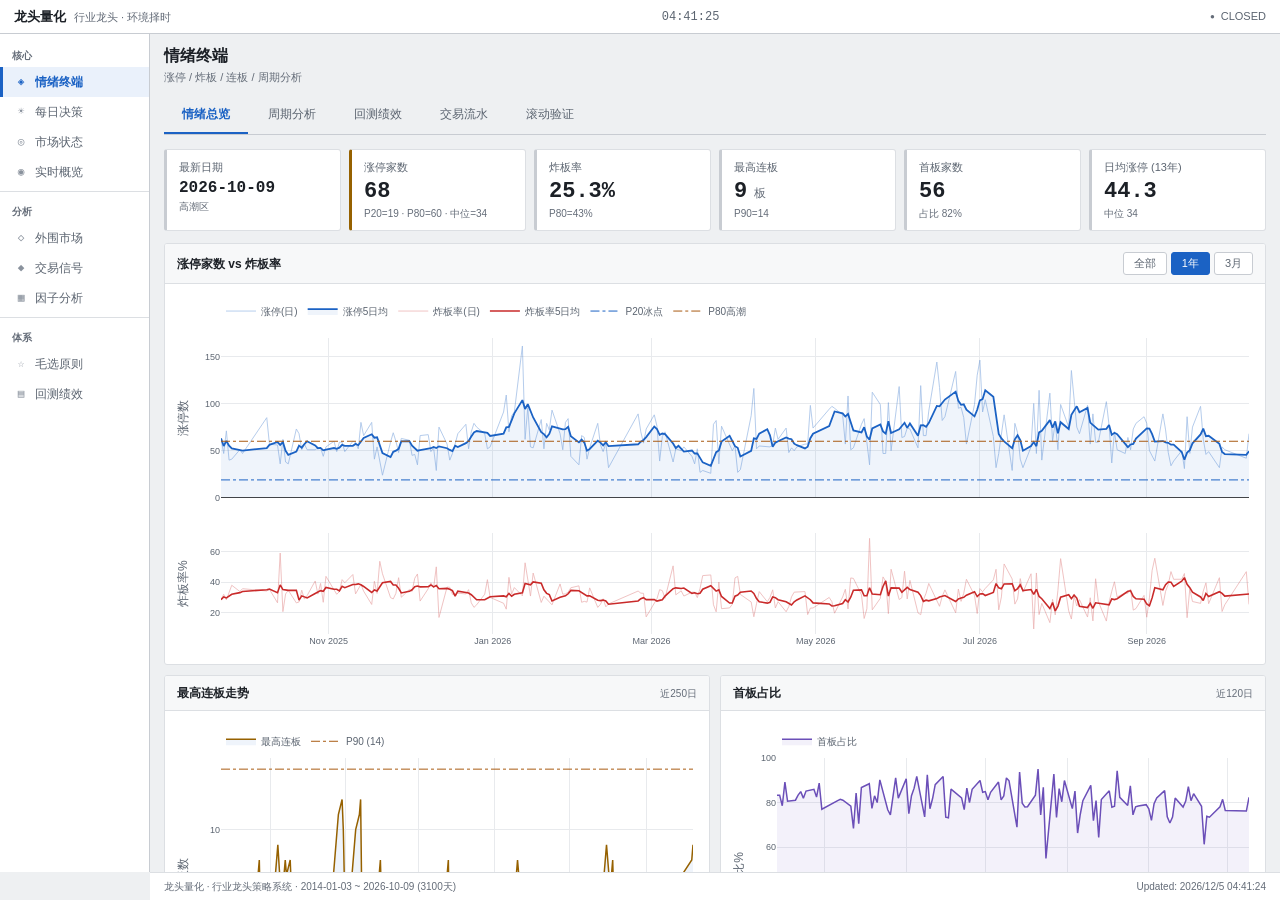
<file: web/index.html>
<!DOCTYPE html>
<html lang="zh-CN">
<head>
<meta charset="UTF-8">
<meta name="viewport" content="width=device-width, initial-scale=1.0">
<title>情绪终端 · Sentiment Terminal</title>
<script src="vendor/plotly-cartesian-2.35.2.min.js"></script>
<link rel="stylesheet" href="css/shared.css">
</head>
<body>

<main id="main">
  <div class="page-header">
    <div>
      <div class="page-title">情绪终端</div>
      <div class="page-subtitle">涨停 / 炸板 / 连板 / 周期分析</div>
    </div>
  </div>

  <nav class="tab-nav">
    <button class="tab-btn active" data-tab="overview">情绪总览</button>
    <button class="tab-btn" data-tab="cycle">周期分析</button>
    <button class="tab-btn" data-tab="backtest">回测绩效</button>
    <button class="tab-btn" data-tab="trades">交易流水</button>
    <button class="tab-btn" data-tab="walkforward">滚动验证</button>
  </nav>

  <section id="tab-overview" class="tab-content active">
    <div class="kpi-row" id="kpi-row"><div class="loading">加载中</div></div>
    <div class="chart-grid">
      <div class="chart-card span-2">
        <div class="card-header">
          <h3>涨停家数 vs 炸板率</h3>
          <div class="card-actions">
            <button class="range-btn" data-range="all">全部</button>
            <button class="range-btn active" data-range="1y">1年</button>
            <button class="range-btn" data-range="3m">3月</button>
          </div>
        </div>
        <div id="chart-zt-zhaban" class="chart-body tall"></div>
      </div>
      <div class="chart-card">
        <div class="card-header"><h3>最高连板走势</h3><span class="card-hint">近250日</span></div>
        <div id="chart-lianban-height" class="chart-body"></div>
      </div>
      <div class="chart-card">
        <div class="card-header"><h3>首板占比</h3><span class="card-hint">近120日</span></div>
        <div id="chart-shouban" class="chart-body"></div>
      </div>
      <div class="chart-card span-2">
        <div class="card-header"><h3>连板梯队结构</h3><span class="card-hint">近60日</span></div>
        <div id="chart-lianban" class="chart-body"></div>
      </div>
      <div class="chart-card span-2">
        <div class="card-header"><h3>月度情绪热力图</h3><span class="card-hint">日均涨停家数</span></div>
        <div id="chart-monthly-heat" class="chart-body"></div>
      </div>
    </div>
  </section>

  <section id="tab-cycle" class="tab-content">
    <div class="kpi-row" id="cycle-kpi"></div>
    <div class="chart-grid">
      <div class="chart-card span-2">
        <div class="card-header"><h3>冰点 / 高潮标记</h3><span class="card-hint">蓝=冰点 · 红=高潮</span></div>
        <div id="chart-bing-gao" class="chart-body tall"></div>
      </div>
      <div class="chart-card">
        <div class="card-header"><h3>年度情绪对比</h3></div>
        <div id="chart-yearly" class="chart-body"></div>
      </div>
      <div class="chart-card">
        <div class="card-header"><h3>冰点反转统计</h3></div>
        <div id="reversal-stats" class="stats-body"></div>
      </div>
      <div class="chart-card span-2">
        <div class="card-header"><h3>连板梯队 (近60日)</h3></div>
        <div id="chart-echelon" class="chart-body"></div>
      </div>
    </div>
  </section>

  <section id="tab-backtest" class="tab-content">
    <div class="kpi-row" id="bt-kpi"></div>
    <div class="chart-grid">
      <div class="chart-card span-2">
        <div class="card-header"><h3>净值曲线</h3></div>
        <div id="chart-equity" class="chart-body tall"></div>
      </div>
      <div class="chart-card">
        <div class="card-header"><h3>回撤曲线</h3></div>
        <div id="chart-drawdown" class="chart-body"></div>
      </div>
      <div class="chart-card span-2">
        <div class="card-header"><h3>市场状态时间线</h3></div>
        <div id="chart-regime" class="chart-body short"></div>
      </div>
    </div>
  </section>

  <section id="tab-trades" class="tab-content">
    <div class="table-controls">
      <input type="text" id="trade-search" placeholder="搜索代码 / 信号 / 原因..." class="search-input">
      <button class="range-btn active" data-sort="date">按日期</button>
      <button class="range-btn" data-sort="pnl">按盈亏</button>
    </div>
    <div class="table-wrap"><table id="trade-table"><thead><tr id="trade-header"></tr></thead><tbody id="trade-body"></tbody></table></div>
  </section>

  <section id="tab-walkforward" class="tab-content">
    <div class="chart-card span-2">
      <div class="card-header"><h3>Walk-Forward 滚动验证</h3><span class="card-hint">分段样本外检验</span></div>
      <div id="chart-wf" class="chart-body tall"></div>
    </div>
    <div id="wf-table-wrap" class="table-wrap"></div>
  </section>
</main>

<script src="js/shared.js"></script>
<script src="js/charts.js"></script>
<script src="js/app.js"></script>
<script>
renderLayout('sentiment');

// 页签点击: 切类名 + 写回 hash, 保证刷新后停在同一页
document.querySelectorAll('.tab-btn[data-tab]').forEach(btn => {
  btn.addEventListener('click', () => {
    const name = btn.dataset.tab;
    location.hash = `tab-${name}`;
    App.switchTab(name);
  });
});
</script>
</body>
</html>
</file>
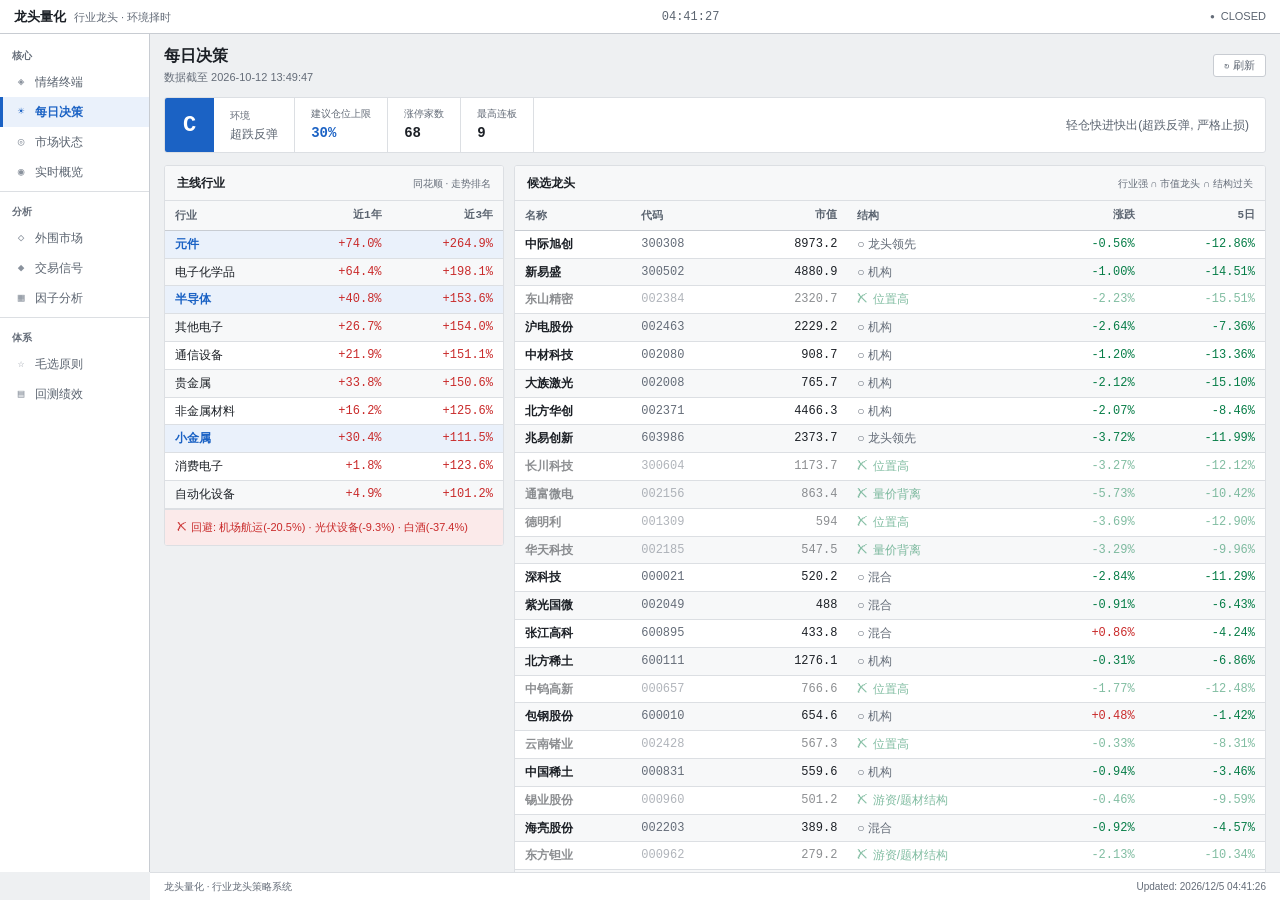
<file: web/daily.html>
<!DOCTYPE html>
<html lang="zh-CN">
<head>
<meta charset="UTF-8">
<meta name="viewport" content="width=device-width, initial-scale=1.0">
<title>每日决策 · 龙头量化</title>
<link rel="stylesheet" href="css/shared.css">
<style>
  /* === 顶部决策条(紧凑单行) === */
  .envbar {
    display: flex; align-items: stretch; gap: 0;
    background: var(--panel); border: 1px solid var(--border);
    border-radius: 3px; margin-bottom: 12px; overflow: hidden;
  }
  .envbar .tag {
    font-family: var(--mono); font-weight: 700; font-size: 22px;
    padding: 10px 18px; display: flex; align-items: center;
    color: #fff;
  }
  .envbar.A .tag { background: var(--up); }
  .envbar.B .tag { background: var(--warn); }
  .envbar.C .tag { background: var(--accent); }
  .envbar.D .tag { background: var(--down); }
  .envbar .seg {
    padding: 8px 16px; border-right: 1px solid var(--border);
    display: flex; flex-direction: column; justify-content: center;
  }
  .envbar .seg:last-child { border-right: none; }
  .envbar .seg .k { font-size: 10px; color: var(--text-3); margin-bottom: 2px; }
  .envbar .seg .v {
    font-size: 14px; font-weight: 600; color: var(--text);
    font-family: var(--mono); white-space: nowrap;
  }
  .envbar .seg .v.sub { font-size: 12px; font-weight: 400; color: var(--text-2); font-family: var(--font); }
  .envbar .grow { flex: 1; }
  .envbar .seg.act { justify-content: center; }
  .envbar .act-txt { font-size: 12px; color: var(--text-2); }

  /* === 两栏: 主线行业 / 候选龙头 === */
  .two-col {
    display: grid; grid-template-columns: 340px minmax(0, 1fr);
    gap: 10px; margin-bottom: 12px; align-items: start;
  }
  @media (max-width: 1100px) { .two-col { grid-template-columns: minmax(0, 1fr); } }

  .lead-cell {
    font-size: 11px; color: var(--text-3);
    max-width: 220px; overflow: hidden;
    text-overflow: ellipsis; white-space: nowrap;
  }
  .lead-cell.blocked { color: var(--down); }
  .foot-note {
    margin-top: 14px; padding-top: 12px;
    border-top: 1px solid var(--border);
    font-size: 11px; color: var(--text-3); line-height: 1.7;
  }
</style>
</head>
<body>

<main id="main">
  <div class="page-header">
    <div>
      <div class="page-title">每日决策</div>
      <div class="page-subtitle" id="snap">加载中...</div>
    </div>
    <button class="range-btn" onclick="location.reload()">↻ 刷新</button>
  </div>

  <div id="daily-container"><div class="loading">加载中</div></div>
</main>

<script src="js/shared.js"></script>
<script>
renderLayout('daily');

const chg = (v) => chgHtml(v);
const pct = (v) => chgHtml(v, 1);
// 与后端 user_view._classify 一致(先判否定词, 避免 '不看好' 含子串 '看好')
const clsfy = (view) => {
  const v = view || '';
  if (v.includes('不看好') || v.includes('回避') || v.includes('看空') || v.includes('谨慎')) return 'bear';
  if (v.includes('看好') || v.includes('看多')) return 'bull';
  return 'neutral';
};

(async () => {
  const d = await DataLoader.load('daily');
  if (!d) { showError('决策数据加载失败，请先运行: python main.py gen-webdata'); return; }
  document.getElementById('snap').textContent = `数据截至 ${d.snapshot_time}`;
  const st = d.stats || {};

  // === 顶部决策条: 环境 + 仓位 + 温度 (一行, 不重复) ===
  const confirmed = d.confirmed;
  const envNote = d.env === 'A'
    ? (confirmed ? '已确认' : '确认中(未满3天)') : '';
  let html = `
  <div class="envbar ${d.env}">
    <div class="tag">${d.env}</div>
    <div class="seg"><div class="k">环境</div>
      <div class="v sub">${d.env_desc.split(':')[0]}${envNote ? ' · ' + envNote : ''}</div></div>
    <div class="seg"><div class="k">建议仓位上限</div>
      <div class="v" style="color:${d.exposure_pct > 0 ? 'var(--accent)' : 'var(--text-3)'}">${d.exposure_pct}%</div></div>
    <div class="seg"><div class="k">涨停家数</div><div class="v">${st.zt_today ?? '--'}</div></div>
    <div class="seg"><div class="k">最高连板</div><div class="v">${st.max_lb ?? '--'}</div></div>
    <div class="grow"></div>
    <div class="seg act"><div class="act-txt">${d.action || ''}</div></div>
  </div>`;

  // === 两栏 ===
  html += `<div class="two-col">`;

  // 左: 主线行业(紧凑表)
  html += `<div class="chart-card">
    <div class="card-header"><h3>主线行业</h3><span class="card-hint">同花顺 · 走势排名</span></div>
    <table class="dense"><thead><tr><th>行业</th>
      <th class="num">近1年</th><th class="num">近3年</th></tr></thead><tbody>`;
  (d.industry_rank || []).slice(0, 10).forEach(r => {
    const hl = d.industries && d.industries.includes(r['行业']);
    html += `<tr class="${hl ? 'hl' : ''}"><td class="${hl ? 'lead' : ''}">${r['行业']}</td>
      <td class="num">${pct(r['近1年%'])}</td><td class="num">${pct(r['近3年%'])}</td></tr>`;
  });
  html += `</tbody></table>`;
  const wk = d.industry_weakest || [];
  if (wk.length)
    html += `<div class="note warn">✗ 回避: ${wk.map(r => `${r['行业']}(${r['近1年%']}%)`).join(' · ')}</div>`;
  html += `</div>`;

  // 右: 候选龙头(带结构关)
  html += `<div class="chart-card">
    <div class="card-header"><h3>候选龙头</h3>
      <span class="card-hint">行业强 ∩ 市值龙头 ∩ 结构过关</span></div>
    <table class="dense"><thead><tr><th>名称</th><th>代码</th>
      <th class="num">市值</th><th>结构</th><th class="num">涨跌</th><th class="num">5日</th></tr></thead><tbody>`;
  (d.leaders || []).forEach(l => {
    const v = l.veto;
    const lead = (v ? (l.veto_reason || '否决') : (l.structure || '—'))
      .split(';')[0].split('(')[0].trim();
    html += `<tr class="${v ? 'veto-row' : ''}">
      <td style="font-weight:600">${l.name}</td>
      <td style="font-family:var(--mono);color:var(--text-3)">${l.code}</td>
      <td class="num">${l.mktcap_yi ?? '--'}</td>
      <td class="lead-cell ${v ? 'blocked' : ''}" title="${v ? (l.veto_reason || '') : (l.structure || '')}">${v ? '✗ ' : '○ '}${lead}</td>
      <td class="num">${chg(l.chg_pct)}</td>
      <td class="num">${chg(l.chg5_pct)}</td></tr>`;
  });
  html += `</tbody></table></div></div>`;

  // === 我的观点(人出方向) × 系统把关 ===
  const mv = d.my_view || [];
  if (mv.length) {
    const vi = d.view_industries || [];
    const bull = mv.filter(x => (x.kind || clsfy(x.view)) === 'bull').map(x => x.industry);
    html += `<div class="chart-card" style="margin-bottom:12px">
      <div class="card-header"><h3>我的观点</h3>
        <span class="card-hint">方向由你定 · 系统只把关「不接盘 / 不接刀」</span></div>
      <div style="padding:12px 14px">
        <table class="dense"><thead><tr><th>行业</th><th>观点</th><th>逻辑</th></tr></thead><tbody>`;
    mv.forEach(x => {
      const kind = x.kind || clsfy(x.view);   // 优先用后端判定, 避免前后端分叉
      const col = kind === 'bull' ? 'var(--up)'
        : (kind === 'bear' ? 'var(--down)' : 'var(--text-2)');
      html += `<tr><td>${x.industry}</td>
        <td style="color:${col};font-weight:600">${x.view || '—'}</td>
        <td style="color:var(--text-3)">${x.note || '—'}</td></tr>`;
    });
    html += `</tbody></table>`;
    if (vi.length) {
      html += `<div class="callout">你「看好」的 ${bull.length} 个行业中, ${vi.join('、')} 通过了系统位置关 → 可执行(已并入上方候选龙头)</div>`;
    } else if (bull.length) {
      html += `<div class="callout wait">你「看好」的 ${bull.join('、')} 当前未过系统关(位置过高/深跌/无前景)→ 按守则等待, 不强行介入</div>`;
    }
    html += `</div></div>`;
  }

  // === 模拟持仓 + 交易记录 ===
  const pf = d.portfolio;
  if (pf) {
    html += `<div class="chart-card" style="margin-bottom:14px">
      <div class="card-header"><h3>策略模拟持仓</h3>
        <span class="card-hint">截至 ${pf.as_of} · 全期${pf.total_ret_pct > 0 ? '+' : ''}${pf.total_ret_pct}% / 回撤${pf.max_dd_pct}% · ${pf.n_trades}笔</span></div>`;
    if (pf.n_holdings === 0) {
      html += `<div style="padding:20px;color:var(--text-2);font-size:12px">
        当前空仓 —— 等待 A 环境确认(主线需连续3天凝聚, 守则第一章)</div>`;
    } else {
      html += `<table class="dense"><thead><tr><th>代码</th><th>名称</th><th>买入日</th>
        <th class="num">买入</th><th class="num">现价</th><th class="num">浮盈</th><th class="num">权重</th></tr></thead><tbody>`;
      pf.holdings.forEach(h => {
        html += `<tr><td style="font-family:var(--font-mono)">${h.code}</td><td>${h.name}</td>
          <td style="font-family:var(--mono);color:var(--text-3)">${h.entry_date}</td>
          <td class="num">${h.entry_px}</td><td class="num">${h.last_px}</td>
          <td class="num">${chg(h.pnl_pct)}</td><td class="num">${h.weight_pct}%</td></tr>`;
      });
      html += `</tbody></table>`;
    }
    html += `</div>`;

    if ((pf.trades || []).length) {
      html += `<div class="chart-card">
        <div class="card-header"><h3>策略交易记录</h3>
          <span class="card-hint">共 ${pf.n_trades} 笔 · 最近 ${Math.min(20, pf.trades.length)} 笔</span></div>
        <table class="dense"><thead><tr><th>代码</th><th>名称</th><th>买入日</th><th>卖出日</th>
          <th class="num">买入</th><th class="num">卖出</th><th class="num">盈亏</th><th>原因</th></tr></thead><tbody>`;
        pf.trades.slice(0, 20).forEach(t => {
          html += `<tr><td style="font-family:var(--font-mono)">${t.code}</td><td>${t.name}</td>
            <td style="font-family:var(--mono);color:var(--text-3)">${t.entry_date}</td>
            <td style="font-family:var(--mono);color:var(--text-3)">${t.exit_date}</td>
            <td class="num">${t.entry_px}</td><td class="num">${t.exit_px}</td>
            <td class="num">${chg(t.pnl_pct)}</td>
            <td style="font-size:11px;color:var(--text-3)">${t.reason}</td></tr>`;
        });
        html += `</tbody></table></div>`;
    }
  }

  html += `<div class="foot-note">
    决策链: 环境(A才做) → 行业走势强 → 市值龙头 → 结构关(力量/位置/博弈/节奏)。<br>
    标的仅供研究，不构成投资建议。</div>`;

  document.getElementById('daily-container').innerHTML = html;
})();
</script>
</body>
</html>
</file>
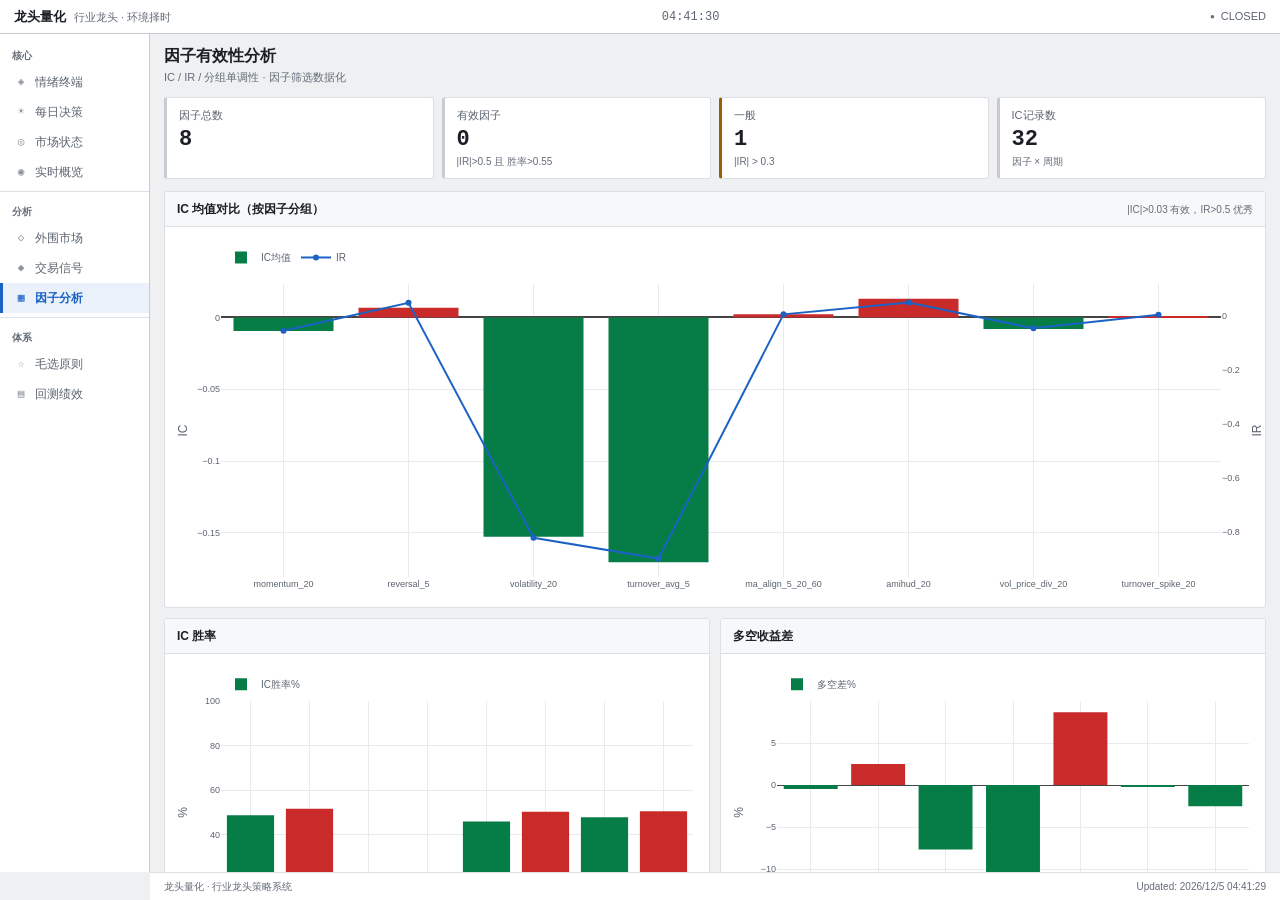
<file: web/factors.html>
<!DOCTYPE html>
<html lang="zh-CN">
<head>
<meta charset="UTF-8">
<meta name="viewport" content="width=device-width, initial-scale=1.0">
<title>因子分析 · Factor Analysis</title>
<script src="vendor/plotly-cartesian-2.35.2.min.js"></script>
<link rel="stylesheet" href="css/shared.css">
</head>
<body>

<main id="main">
  <div class="page-header">
    <div>
      <div class="page-title">因子有效性分析</div>
      <div class="page-subtitle">IC / IR / 分组单调性 · 因子筛选数据化</div>
    </div>
  </div>

  <div class="kpi-row" id="factor-kpi">
    <div class="loading">加载中</div>
  </div>

  <div class="chart-grid">
    <div class="chart-card span-2">
      <div class="card-header">
        <h3>IC 均值对比（按因子分组）</h3>
        <span class="card-hint">|IC|>0.03 有效，IR>0.5 优秀</span>
      </div>
      <div id="chart-ic-compare" class="chart-body tall"></div>
    </div>

    <div class="chart-card">
      <div class="card-header"><h3>IC 胜率</h3></div>
      <div id="chart-ic-winrate" class="chart-body"></div>
    </div>

    <div class="chart-card">
      <div class="card-header"><h3>多空收益差</h3></div>
      <div id="chart-long-short" class="chart-body"></div>
    </div>

    <div class="chart-card span-2">
      <div class="card-header"><h3>IC 详细数据</h3></div>
      <div id="ic-table-wrap" class="table-wrap"></div>
    </div>

    <div class="chart-card span-2">
      <div class="card-header"><h3>分组收益对比</h3></div>
      <div id="quantile-table-wrap" class="table-wrap"></div>
    </div>
  </div>
</main>

<script src="js/shared.js"></script>
<script>
renderLayout('factors');

(async () => {
  const data = await DataLoader.load('factors');
  if (!data) { showError('因子数据加载失败，请先运行: python main.py factors'); return; }
  
  const factors = data.factor_list || [];
  const icir = data.icir || [];
  const quantile = data.quantile || [];
  
  // KPI
  // 用后端算好的'评估'列(唯一口径: |IR|>0.5且胜率>0.55=有效; |IR|>0.3=一般)
  // —— 不再前端自定阈值, 避免与后端 factor_analysis.py 判定漂移
  const verdictOf = (r) => {
    const v = String(r['评估'] || '');
    if (v.includes('有效') && !v.includes('无')) return 'valid';
    if (v.includes('一般')) return 'general';
    return 'invalid';
  };
  const validCount = icir.filter(r => verdictOf(r) === 'valid').length;
  const generalCount = icir.filter(r => verdictOf(r) === 'general').length;
  document.getElementById('factor-kpi').innerHTML = `
    <div class="kpi-card">
      <div class="kpi-label">因子总数</div>
      <div class="kpi-value">${factors.length}</div>
    </div>
    <div class="kpi-card ${validCount ? 'good' : ''}">
      <div class="kpi-label">有效因子</div>
      <div class="kpi-value">${validCount}</div>
      <div class="kpi-sub">|IR|>0.5 且 胜率>0.55</div>
    </div>
    <div class="kpi-card warn">
      <div class="kpi-label">一般</div>
      <div class="kpi-value">${generalCount}</div>
      <div class="kpi-sub">|IR| &gt; 0.3</div>
    </div>
    <div class="kpi-card">
      <div class="kpi-label">IC记录数</div>
      <div class="kpi-value">${icir.length}</div>
      <div class="kpi-sub">因子 × 周期</div>
    </div>
  `;
  
  // IC 均值对比（按因子聚合取平均）
  // 注意: 后端已是百分数字符串(如 "42.5%"), parseFloat 后已是 42.5, 不能再 *100
  const pctNum = (v) => parseFloat(v);
  const factorIC = {};
  icir.forEach(r => {
    const f = r['因子'];
    if (!factorIC[f]) factorIC[f] = { ic: [], ir: [], winrate: [] };
    factorIC[f].ic.push(parseFloat(r['IC均值']));
    factorIC[f].ir.push(parseFloat(r['IR']));
    factorIC[f].winrate.push(pctNum(r['IC胜率']));
  });

  const fNames = Object.keys(factorIC);
  const mean = a => a.reduce((x, y) => x + y, 0) / a.length;
  const avgIC = fNames.map(f => mean(factorIC[f].ic));
  const avgIR = fNames.map(f => mean(factorIC[f].ir));
  const avgWR = fNames.map(f => mean(factorIC[f].winrate));
  
  makePlot('chart-ic-compare', [
    { x: fNames, y: avgIC, type: 'bar', name: 'IC均值',
      marker: { color: avgIC.map(v => v >= 0 ? C.up : C.down) },
      hovertemplate: '%{x}<br>IC %{y:.4f}<extra></extra>' },
    { x: fNames, y: avgIR, type: 'scatter', mode: 'lines+markers', name: 'IR',
      line: { color: C.accent, width: 2 }, marker: { size: 6 },
      yaxis: 'y2', hovertemplate: 'IR %{y:.3f}<extra></extra>' },
  ], {
    height: CHART_H_TALL,
    yaxis: { title: 'IC', gridcolor: C.grid, tickfont: { size: 9 } },
    yaxis2: { title: 'IR', overlaying: 'y', side: 'right', gridcolor: 'rgba(0,0,0,0)', tickfont: { size: 9 } },
    margin: { l: 52, r: 48, t: 12, b: 34 },
  });

  // IC 胜率 —— 已是百分数, 不再乘 100
  makePlot('chart-ic-winrate', [{
    x: fNames, y: avgWR, type: 'bar', name: 'IC胜率%',
    marker: { color: avgWR.map(v => v >= 50 ? C.up : C.down) },
    hovertemplate: '%{x}<br>胜率 %{y:.1f}%<extra></extra>',
  }], { height: CHART_H, yaxis: { title: '%', gridcolor: C.grid, tickfont: { size: 9 }, range: [0, 100] } });

  // 多空收益差 —— 后端已是百分数, 不再乘 100
  if (quantile.length > 0) {
    const qNames = quantile.map(r => r['因子']);
    const lsDiff = quantile.map(r => parseFloat(r['多空差']));
    makePlot('chart-long-short', [{
      x: qNames, y: lsDiff, type: 'bar', name: '多空差%',
      marker: { color: lsDiff.map(v => v >= 0 ? C.up : C.down) },
      hovertemplate: '%{x}<br>多空差 %{y:.2f}%<extra></extra>',
    }], { height: CHART_H, yaxis: { title: '%', gridcolor: C.grid, tickfont: { size: 9 } } });
  }

  // IC 表
  document.getElementById('ic-table-wrap').innerHTML = `
    <table><thead><tr>
      <th>因子</th><th>周期</th><th class="num">IC均值</th><th class="num">IC标准差</th>
      <th class="num">IR</th><th class="num">IC胜率</th><th class="num">样本数</th><th>评估</th>
    </tr></thead><tbody>
      ${icir.map(r => {
        const ic = parseFloat(r['IC均值']);
        const ir = parseFloat(r['IR']);
        return `<tr>
          <td>${r['因子']}</td>
          <td style="font-family:var(--mono);color:var(--text-3)">${r['周期']}</td>
          <td class="num ${ic >= 0 ? 'profit' : 'loss'}">${r['IC均值']}</td>
          <td class="num">${r['IC标准差']}</td>
          <td class="num ${Math.abs(ir) > 0.5 ? 'profit' : ''}">${r['IR']}</td>
          <td class="num">${r['IC胜率']}</td>
          <td class="num">${r['样本数']}</td>
          <td>${r['评估']}</td>
        </tr>`;
      }).join('')}
    </tbody></table>`;

  // 分组表
  document.getElementById('quantile-table-wrap').innerHTML = `
    <table><thead><tr>
      <th>因子</th><th class="num">多组平均</th><th class="num">空组平均</th>
      <th class="num">多空差</th><th class="num">多空胜率</th><th>单调性</th>
    </tr></thead><tbody>
      ${quantile.map(r => {
        const diff = parseFloat(r['多空差']);
        return `<tr>
          <td>${r['因子']}</td>
          <td class="num">${r['多组平均']}</td>
          <td class="num">${r['空组平均']}</td>
          <td class="num ${diff >= 0 ? 'profit' : 'loss'}">${r['多空差']}</td>
          <td class="num">${r['多空胜率']}</td>
          <td>${r['分组单调']}</td>
        </tr>`;
      }).join('')}
    </tbody></table>`;
})();
</script>
</body>
</html>
</file>
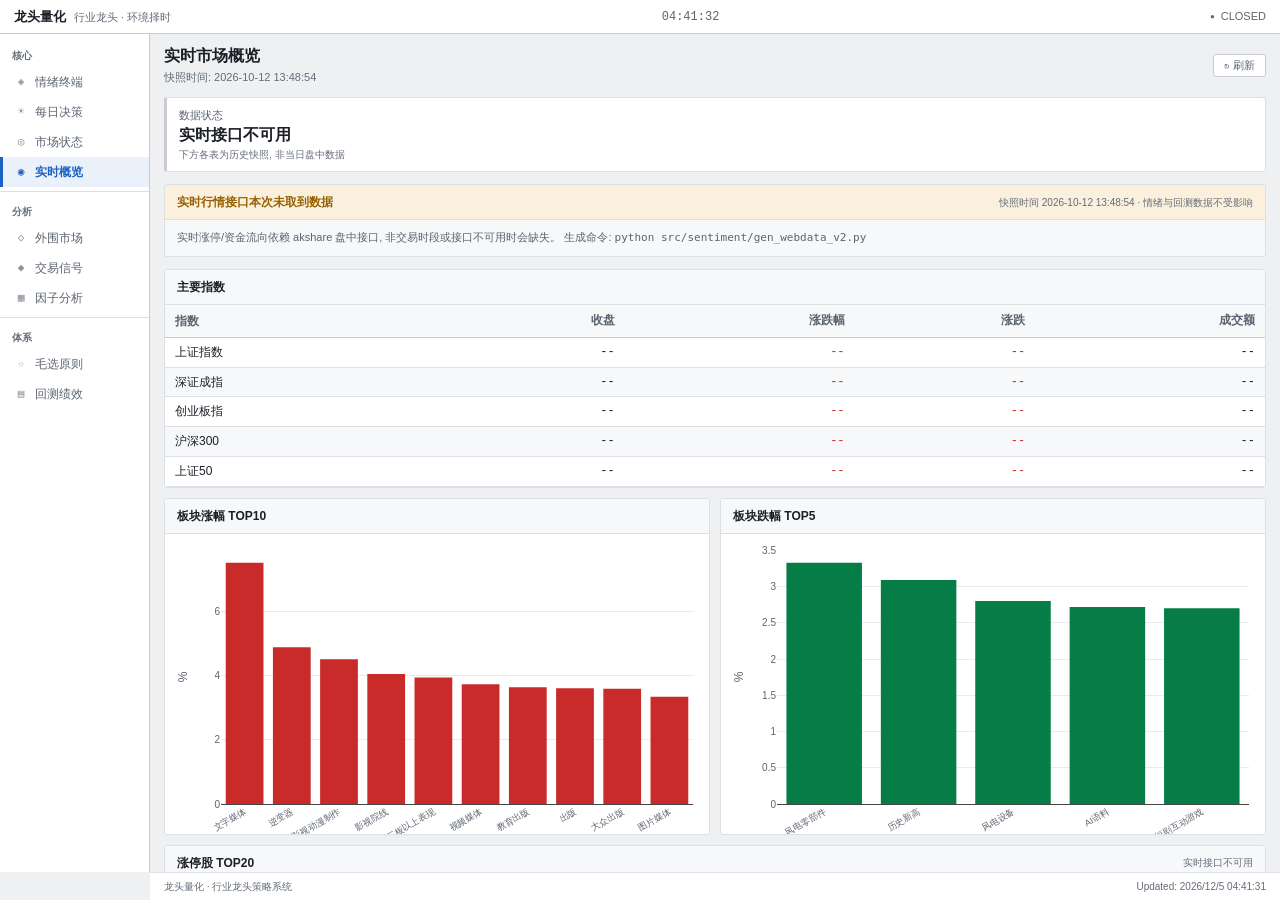
<file: web/live.html>
<!DOCTYPE html>
<html lang="zh-CN">
<head>
<meta charset="UTF-8">
<meta name="viewport" content="width=device-width, initial-scale=1.0">
<title>实时概览 · Market Live</title>
<script src="vendor/plotly-cartesian-2.35.2.min.js"></script>
<link rel="stylesheet" href="css/shared.css">
</head>
<body>

<main id="main">
  <div class="page-header">
    <div>
      <div class="page-title">实时市场概览</div>
      <div class="page-subtitle" id="snapshot-time">快照时间: --</div>
    </div>
    <button class="range-btn" onclick="location.reload()">↻ 刷新</button>
  </div>

  <div class="kpi-row" id="live-kpi">
    <div class="loading">加载中</div>
  </div>

  <!-- 实时接口不可用时, 整页给出明确说明, 而不是铺满 '--' -->
  <div id="live-source-warning" style="margin-bottom:12px"></div>

  <div class="chart-grid">
    <div class="chart-card span-2">
      <div class="card-header"><h3>主要指数</h3></div>
      <div id="index-table" class="table-wrap flush"></div>
    </div>

    <div class="chart-card">
      <div class="card-header"><h3>板块涨幅 TOP10</h3></div>
      <div id="sector-top-chart" class="chart-body"></div>
    </div>

    <div class="chart-card">
      <div class="card-header"><h3>板块跌幅 TOP5</h3></div>
      <div id="sector-bottom-chart" class="chart-body"></div>
    </div>

    <div class="chart-card span-2">
      <div class="card-header">
        <h3>涨停股 TOP20</h3>
        <span class="card-hint" id="lu-count">--</span>
      </div>
      <div id="limit-up-table" class="table-wrap"></div>
    </div>

    <div class="chart-card span-2">
      <div class="card-header">
        <h3>主力资金流向 TOP10</h3>
      </div>
      <div id="money-flow-table" class="table-wrap"></div>
    </div>
  </div>
</main>

<script src="js/shared.js"></script>
<script>
renderLayout('live');

(async () => {
  const data = await DataLoader.load('live');
  if (!data) { showError('实时数据加载失败，请先运行: python src/sentiment/gen_webdata_v2.py'); return; }
  
  document.getElementById('snapshot-time').textContent = `快照时间: ${data.snapshot_time}`;

  // 数据可用性判定: 涨停家数缺失 => 实时接口(akshare 实时行情)本次没取到,
  // 此时铺满 '--' 只会让人以为页面坏了, 改为整页一条明确说明。
  const hasLive = (data.limit_up_count || 0) > 0;
  if (!hasLive) {
    document.getElementById('live-source-warning').innerHTML = `
      <div class="card-header" style="border:1px solid var(--border);border-radius:3px 3px 0 0;background:#faf0dd">
        <h3 style="color:var(--warn)">实时行情接口本次未取到数据</h3>
        <span class="card-hint">快照时间 ${data.snapshot_time} · 情绪与回测数据不受影响</span>
      </div>
      <div class="note" style="border:1px solid var(--border);border-top:none;border-radius:0 0 3px 3px">
        实时涨停/资金流向依赖 akshare 盘中接口, 非交易时段或接口不可用时会缺失。
        生成命令: <code>python src/sentiment/gen_webdata_v2.py</code>
      </div>`;
    document.getElementById('live-kpi').innerHTML =
      `<div class="kpi-card"><div class="kpi-label">数据状态</div>
        <div class="kpi-value is-date">实时接口不可用</div>
        <div class="kpi-sub">下方各表为历史快照, 非当日盘中数据</div></div>`;
  } else {
    const luN = data.limit_up_count, ldN = data.limit_down_count;
    document.getElementById('live-kpi').innerHTML = `
      <div class="kpi-card good">
        <div class="kpi-label">涨停</div>
        <div class="kpi-value">${luN}</div>
      </div>
      <div class="kpi-card alert">
        <div class="kpi-label">跌停</div>
        <div class="kpi-value">${ldN > 0 ? ldN : '0'}</div>
      </div>
      ${(data.indices || []).slice(0, 4).map(idx => `
        <div class="kpi-card ${(idx.chg_pct || 0) >= 0 ? 'good' : 'alert'}">
          <div class="kpi-label">${idx.name || idx.code}</div>
          <div class="kpi-value is-date">${fmt(idx.close)}</div>
          <div class="kpi-sub">${chgHtml(idx.chg_pct)}</div>
        </div>
      `).join('')}`;
  }

  // 指数表
  if (data.indices && data.indices.length > 0) {
    document.getElementById('index-table').innerHTML = `<table><thead><tr>
      <th>指数</th><th class="num">收盘</th><th class="num">涨跌幅</th><th class="num">涨跌</th><th class="num">成交额</th>
    </tr></thead><tbody>
      ${data.indices.map(idx => `
        <tr>
          <td>${idx.name || '--'}</td>
          <td class="num">${fmt(idx.close)}</td>
          <td class="num ${(idx.chg_pct || 0) >= 0 ? 'profit' : 'loss'}">${chgHtml(idx.chg_pct)}</td>
          <td class="num ${(idx.chg || 0) >= 0 ? 'profit' : 'loss'}">${fmt(idx.chg)}</td>
          <td class="num">${fmtMoney(idx.amount)}</td>
        </tr>
      `).join('')}
    </tbody></table>`;
  } else {
    renderEmpty('index-table', '无指数快照数据');
  }

  // 板块涨跌图表 —— 红涨绿跌
  if (data.sectors_top && data.sectors_top.length > 0) {
    makePlot('sector-top-chart', [{
      x: data.sectors_top.map(s => s['板块名称']),
      y: data.sectors_top.map(s => s['涨跌幅']),
      type: 'bar', marker: { color: C.up }, name: '涨幅',
      hovertemplate: '%{x}<br>%{y:.2f}%<extra></extra>',
    }], { height: CHART_H, showlegend: false, xaxis: { tickangle: -30, tickfont: { size: 9 } }, yaxis: { title: '%', gridcolor: C.grid } });
  } else {
    renderEmpty('sector-top-chart', '无板块涨幅数据');
  }

  if (data.sectors_bottom && data.sectors_bottom.length > 0) {
    makePlot('sector-bottom-chart', [{
      x: data.sectors_bottom.map(s => s['板块名称']),
      y: data.sectors_bottom.map(s => s['涨跌幅']),
      type: 'bar', marker: { color: C.down }, name: '跌幅',
      hovertemplate: '%{x}<br>%{y:.2f}%<extra></extra>',
    }], { height: CHART_H, showlegend: false, xaxis: { tickangle: -30, tickfont: { size: 9 } }, yaxis: { title: '%', gridcolor: C.grid } });
  } else {
    renderEmpty('sector-bottom-chart', '无板块跌幅数据');
  }

  // 涨停表
  document.getElementById('lu-count').textContent = hasLive
    ? `共 ${data.limit_up_count} 家`
    : '实时接口不可用';
  if (data.limit_up_top20 && data.limit_up_top20.length > 0) {
    document.getElementById('limit-up-table').innerHTML = `<table><thead><tr>
      <th>代码</th><th>名称</th><th class="num">现价</th><th class="num">涨跌幅</th><th class="num">成交额</th><th class="num">换手率</th>
    </tr></thead><tbody>
      ${data.limit_up_top20.map(s => `
        <tr>
          <td style="font-family:var(--mono)">${s.code}</td>
          <td>${s.name}</td>
          <td class="num">${fmt(s.close)}</td>
          <td class="num profit">${chgHtml(s.chg_pct)}</td>
          <td class="num">${fmtMoney(s.amount)}</td>
          <td class="num">${fmt(s.turnover)}%</td>
        </tr>
      `).join('')}
    </tbody></table>`;
  } else {
    renderEmpty('limit-up-table', '无涨停股数据', '实时接口不可用时该表为空');
  }

  // 主力资金
  if (data.money_flow_top10 && data.money_flow_top10.length > 0) {
    document.getElementById('money-flow-table').innerHTML = `<table><thead><tr>
      <th>代码</th><th>名称</th><th class="num">现价</th><th class="num">涨跌幅</th><th class="num">主力净流入</th>
    </tr></thead><tbody>
      ${data.money_flow_top10.map(s => `
        <tr>
          <td style="font-family:var(--mono)">${s.code}</td>
          <td>${s.name}</td>
          <td class="num">${fmt(s.close)}</td>
          <td class="num ${(s.chg_pct || 0) >= 0 ? 'profit' : 'loss'}">${chgHtml(s.chg_pct)}</td>
          <td class="num ${(s.main_net || 0) >= 0 ? 'profit' : 'loss'}">${fmtMoney(s.main_net)}</td>
        </tr>
      `).join('')}
    </tbody></table>`;
  } else {
    renderEmpty('money-flow-table', '无资金流向数据', '实时接口不可用时该表为空');
  }
})();
</script>
</body>
</html>
</file>
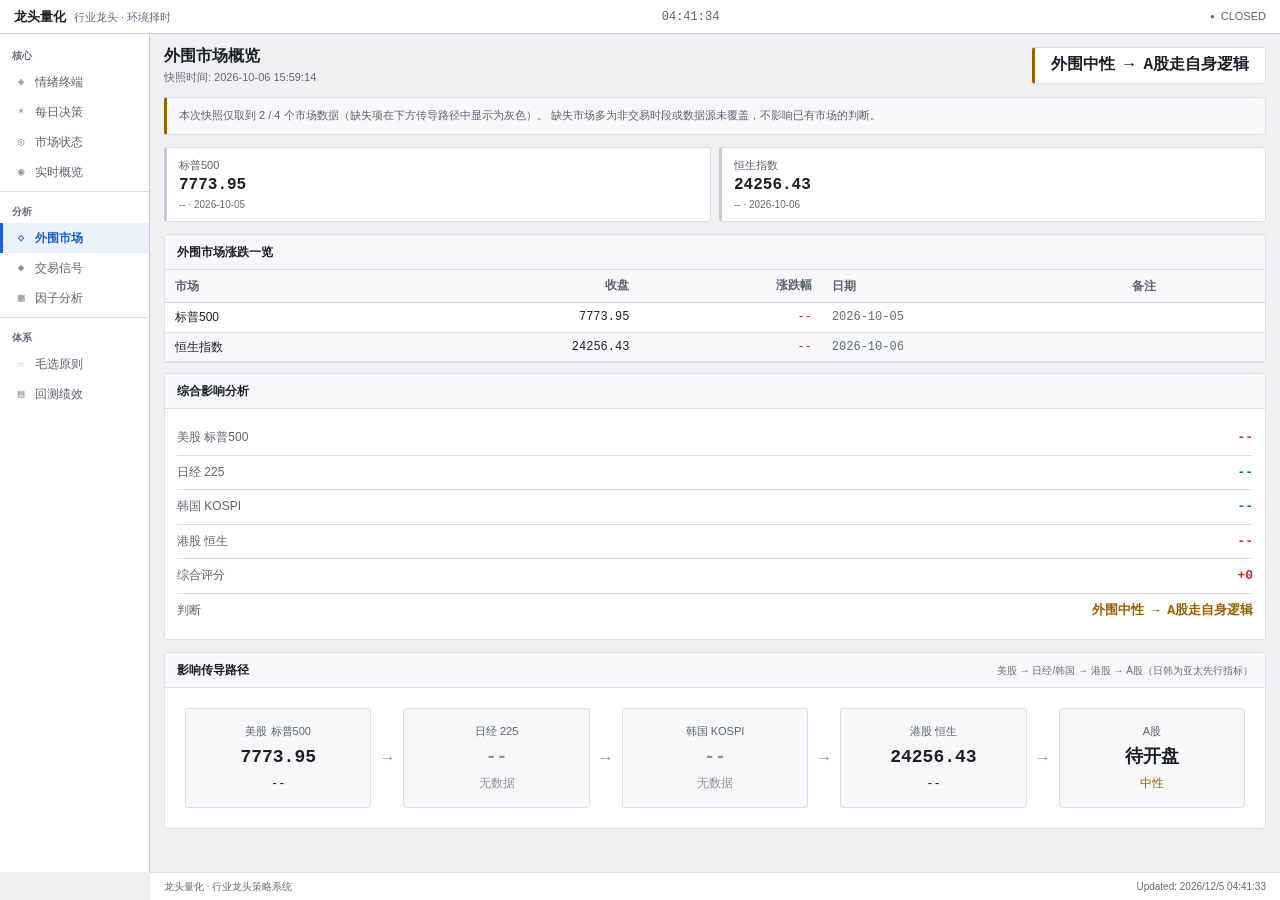
<file: web/overseas.html>
<!DOCTYPE html>
<html lang="zh-CN">
<head>
<meta charset="UTF-8">
<meta name="viewport" content="width=device-width, initial-scale=1.0">
<title>外围市场 · Overseas</title>
<script src="vendor/plotly-cartesian-2.35.2.min.js"></script>
<link rel="stylesheet" href="css/shared.css">
<style>
  /* 传导路径: 方块 + 箭头, 不用 emoji */
  .flow { display: flex; align-items: stretch; gap: 8px; flex-wrap: wrap; }
  .flow-node {
    flex: 1 1 120px; min-width: 118px;
    text-align: center; padding: 14px 10px;
    background: var(--panel-alt); border: 1px solid var(--border);
    border-radius: 3px;
    display: flex; flex-direction: column; justify-content: center; gap: 4px;
  }
  .flow-node .fn-label { font-size: 11px; color: var(--text-2); }
  .flow-node .fn-value {
    font-family: var(--mono); font-size: 18px; font-weight: 700; color: var(--text);
  }
  .flow-node .fn-chg { font-family: var(--mono); font-size: 12px; }
  .flow-node.is-empty .fn-value, .flow-node.is-empty .fn-chg { color: var(--text-4); }
  .flow-arrow {
    display: flex; align-items: center; color: var(--text-4);
    font-size: 16px; flex: 0 0 auto;
  }
  @media (max-width: 700px) {
    .flow { flex-direction: column; }
    .flow-arrow { justify-content: center; transform: rotate(90deg); height: 16px; }
  }
</style>
</head>
<body>

<main id="main">
  <div class="page-header">
    <div>
      <div class="page-title">外围市场概览</div>
      <div class="page-subtitle" id="snapshot-time">快照时间: --</div>
    </div>
    <div id="verdict-badge"></div>
  </div>

  <div id="overseas-warning" style="margin-bottom:12px"></div>

  <div class="kpi-row" id="overseas-kpi">
    <div class="loading">加载中</div>
  </div>

  <div class="chart-grid">
    <div class="chart-card span-2">
      <div class="card-header"><h3>外围市场涨跌一览</h3></div>
      <div id="overseas-table" class="table-wrap flush"></div>
    </div>

    <div class="chart-card span-2">
      <div class="card-header"><h3>综合影响分析</h3></div>
      <div id="analysis-panel" class="stats-body auto"></div>
    </div>
  </div>

  <div class="chart-card span-2">
    <div class="card-header">
      <h3>影响传导路径</h3>
      <span class="card-hint">美股 → 日经/韩国 → 港股 → A股（日韩为亚太先行指标）</span>
    </div>
    <div style="padding:20px">
      <div class="flow">
        <div class="flow-node" id="node-us">
          <div class="fn-label">美股 标普500</div>
          <div class="fn-value">--</div>
          <div class="fn-chg">--</div>
        </div>
        <div class="flow-arrow">→</div>
        <div class="flow-node" id="node-jp">
          <div class="fn-label">日经 225</div>
          <div class="fn-value">--</div>
          <div class="fn-chg">--</div>
        </div>
        <div class="flow-arrow">→</div>
        <div class="flow-node" id="node-kr">
          <div class="fn-label">韩国 KOSPI</div>
          <div class="fn-value">--</div>
          <div class="fn-chg">--</div>
        </div>
        <div class="flow-arrow">→</div>
        <div class="flow-node" id="node-hk">
          <div class="fn-label">港股 恒生</div>
          <div class="fn-value">--</div>
          <div class="fn-chg">--</div>
        </div>
        <div class="flow-arrow">→</div>
        <div class="flow-node" id="node-a">
          <div class="fn-label">A股</div>
          <div class="fn-value">待开盘</div>
          <div class="fn-chg">--</div>
        </div>
      </div>
    </div>
  </div>
</main>

<script src="js/shared.js"></script>
<script>
renderLayout('overseas');

(async () => {
  const data = await DataLoader.load('overseas');
  if (!data) { showError('外围数据加载失败，请先运行: python src/sentiment/gen_webdata_v2.py'); return; }

  document.getElementById('snapshot-time').textContent = `快照时间: ${data.snapshot_time}`;

  const vc = data.verdict_type === 'bullish' ? 'good' : data.verdict_type === 'bearish' ? 'alert' : 'warn';
  document.getElementById('verdict-badge').innerHTML =
    `<div class="kpi-card ${vc}" style="padding:8px 16px"><div class="kpi-value is-date">${data.verdict}</div></div>`;

  const markets = data.markets || {};
  const entries = Object.entries(markets);
  const hasData = entries.filter(([, m]) => m.close != null).length;

  // 覆盖不全时明确说明, 而不是让空节点静默显示 '--'
  if (hasData < 4) {
    document.getElementById('overseas-warning').innerHTML = `
      <div class="note" style="border:1px solid var(--border);border-left:3px solid var(--warn);border-radius:3px">
        本次快照仅取到 ${hasData} / 4 个市场数据（缺失项在下方传导路径中显示为灰色）。
        缺失市场多为非交易时段或数据源未覆盖，不影响已有市场的判断。
      </div>`;
  }

  // KPI
  const kpiHtml = entries.slice(0, 6).map(([name, info]) => {
    const cls = info.chg_pct > 0 ? 'good' : info.chg_pct < 0 ? 'alert' : '';
    return `<div class="kpi-card ${cls}">
      <div class="kpi-label">${name}</div>
      <div class="kpi-value is-date">${fmt(info.close)}</div>
      <div class="kpi-sub">${chgHtml(info.chg_pct)} · ${info.date || ''}</div>
    </div>`;
  }).join('');
  document.getElementById('overseas-kpi').innerHTML = kpiHtml ||
    `<div class="kpi-card"><div class="kpi-label">数据状态</div><div class="kpi-value is-date">暂无数据</div></div>`;

  // 表格
  document.getElementById('overseas-table').innerHTML = `<table><thead><tr>
    <th>市场</th><th class="num">收盘</th><th class="num">涨跌幅</th><th>日期</th><th>备注</th>
  </tr></thead><tbody>
    ${entries.map(([name, info]) => `
      <tr>
        <td>${name}</td>
        <td class="num">${fmt(info.close)}</td>
        <td class="num ${(info.chg_pct || 0) >= 0 ? 'profit' : 'loss'}">${chgHtml(info.chg_pct)}</td>
        <td style="font-family:var(--mono);color:var(--text-3)">${info.date || '--'}</td>
        <td style="color:var(--text-3)">${info.note || ''}</td>
      </tr>
    `).join('')}
  </tbody></table>`;

  // 分析面板 —— 红涨绿跌
  const statRow = (label, m) => `
    <div class="stat-row">
      <span class="stat-label">${label}</span>
      <span class="stat-val ${m.chg_pct >= 0 ? 'red' : 'green'}">${chgHtml(m.chg_pct)}</span>
    </div>`;
  document.getElementById('analysis-panel').innerHTML =
    statRow('美股 标普500', markets['标普500'] || {}) +
    statRow('日经 225', markets['日经225'] || {}) +
    statRow('韩国 KOSPI', markets['韩国KOSPI'] || {}) +
    statRow('港股 恒生', markets['恒生指数'] || {}) +
    `<div class="stat-row">
      <span class="stat-label">综合评分</span>
      <span class="stat-val ${data.composite_score >= 0 ? 'red' : 'green'}">${data.composite_score >= 0 ? '+' : ''}${data.composite_score}</span>
    </div>
    <div class="stat-row">
      <span class="stat-label">判断</span>
      <span class="stat-val yellow">${data.verdict}</span>
    </div>`;

  // 传导路径
  const setNode = (nodeId, m) => {
    const node = document.getElementById(nodeId);
    const empty = m.close == null;
    node.classList.toggle('is-empty', empty);
    node.querySelector('.fn-value').textContent = fmt(m.close);
    node.querySelector('.fn-chg').innerHTML = empty ? '无数据' : chgHtml(m.chg_pct);
  };
  setNode('node-us', markets['标普500'] || {});
  setNode('node-jp', markets['日经225'] || {});
  setNode('node-kr', markets['韩国KOSPI'] || {});
  setNode('node-hk', markets['恒生指数'] || {});

  const aNode = document.getElementById('node-a');
  const forecast = data.verdict_type === 'bullish' ? ['可能高开', 'red']
    : data.verdict_type === 'bearish' ? ['可能低开', 'green'] : ['中性', 'yellow'];
  aNode.querySelector('.fn-chg').innerHTML =
    `<span style="color:var(--${forecast[1] === 'red' ? 'up' : forecast[1] === 'green' ? 'down' : 'warn'})">${forecast[0]}</span>`;
})();
</script>
</body>
</html>
</file>
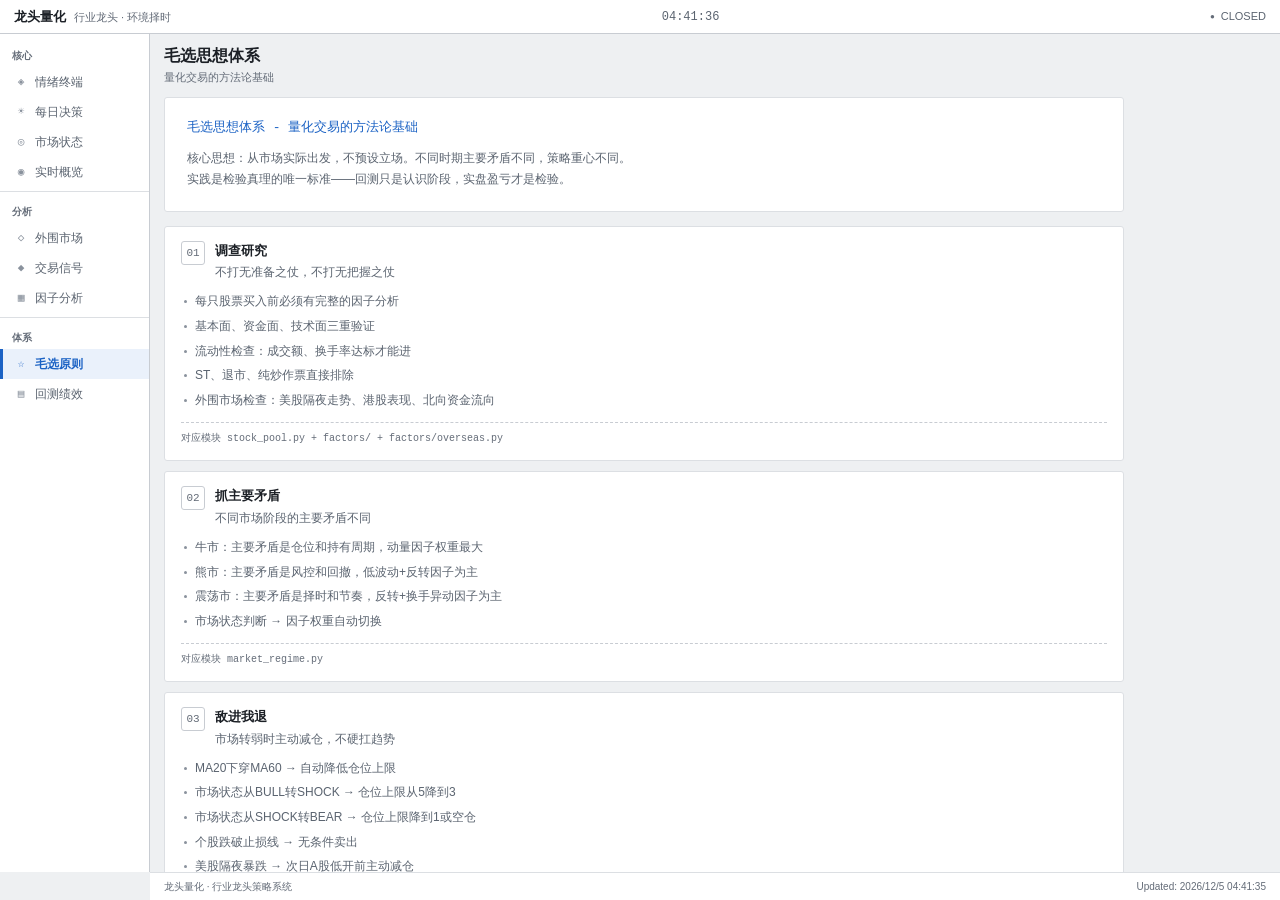
<file: web/principles.html>
<!DOCTYPE html>
<html lang="zh-CN">
<head>
<meta charset="UTF-8">
<meta name="viewport" content="width=device-width, initial-scale=1.0">
<title>毛选原则 · Principles</title>
<link rel="stylesheet" href="css/shared.css">
</head>
<body>

<main id="main">
  <div class="page-header">
    <div>
      <div class="page-title">毛选思想体系</div>
      <div class="page-subtitle">量化交易的方法论基础</div>
    </div>
  </div>

  <div id="principles-container" style="max-width:960px">
    <div class="loading">加载中</div>
  </div>
</main>

<script src="js/shared.js"></script>
<script>
renderLayout('principles');

(async () => {
  const data = await DataLoader.load('principles');
  if (!data) { showError('原则数据加载失败'); return; }
  
  const container = document.getElementById('principles-container');
  
  // 引言
  let html = `
    <div class="chart-card span-2" style="margin-bottom:14px">
      <div style="padding:20px 22px">
        <div style="font-family:var(--mono);font-size:13px;color:var(--accent);margin-bottom:10px">
          ${data.intro}
        </div>
        <div style="font-size:12px;color:var(--text-2);line-height:1.8">
          核心思想：从市场实际出发，不预设立场。不同时期主要矛盾不同，策略重心不同。<br>
          实践是检验真理的唯一标准——回测只是认识阶段，实盘盈亏才是检验。
        </div>
      </div>
    </div>
  `;

  // 原则卡片
  const icons = ['01','02','03','04','05','06','07','08','09','10'];
  data.principles.forEach((p, i) => {
    const icon = icons[i % icons.length];
    html += `
      <div class="principle-card">
        <div class="principle-header">
          <span class="principle-icon">${icon}</span>
          <div style="min-width:0">
            <div class="principle-name">${p.name}</div>
            <div style="font-size:12px;color:var(--text-2);margin-top:3px;line-height:1.5">${p.principle}</div>
          </div>
        </div>
        <ul class="principle-list">
          ${p.implementations.map(impl => `<li>${impl}</li>`).join('')}
        </ul>
        <div class="principle-module">对应模块 ${p.code_module}</div>
      </div>
    `;
  });
  
  container.innerHTML = html;
})();
</script>
</body>
</html>
</file>
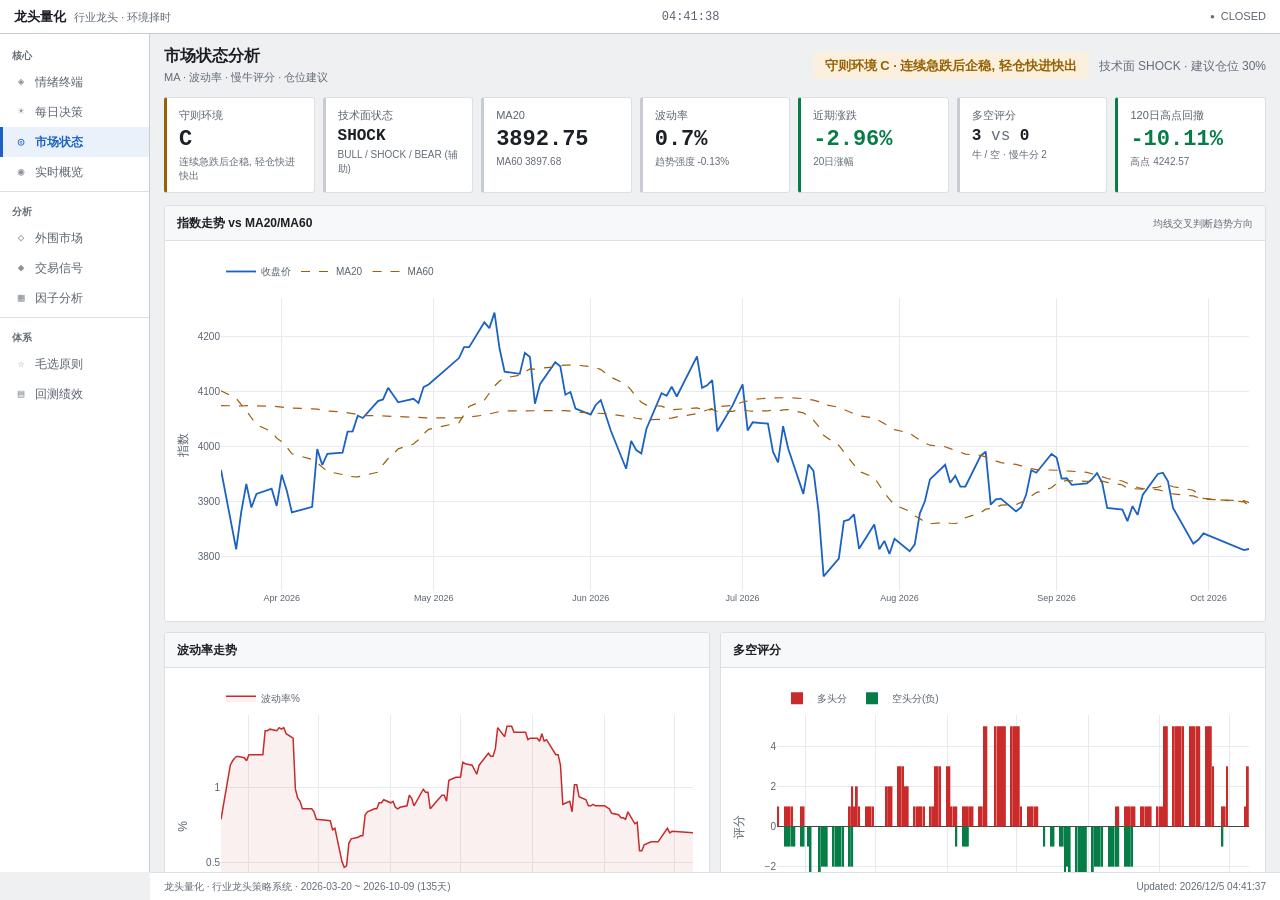
<file: web/regime.html>
<!DOCTYPE html>
<html lang="zh-CN">
<head>
<meta charset="UTF-8">
<meta name="viewport" content="width=device-width, initial-scale=1.0">
<title>市场状态 · Regime Analysis</title>
<script src="vendor/plotly-cartesian-2.35.2.min.js"></script>
<link rel="stylesheet" href="css/shared.css">
</head>
<body>

<main id="main">
  <div class="page-header">
    <div>
      <div class="page-title">市场状态分析</div>
      <div class="page-subtitle">MA · 波动率 · 慢牛评分 · 仓位建议</div>
    </div>
    <div id="current-regime-badge"></div>
  </div>

  <div class="kpi-row" id="regime-kpi">
    <div class="loading">加载中</div>
  </div>

  <div class="chart-grid">
    <div class="chart-card span-2">
      <div class="card-header">
        <h3>指数走势 vs MA20/MA60</h3>
        <span class="card-hint">均线交叉判断趋势方向</span>
      </div>
      <div id="chart-index-ma" class="chart-body tall"></div>
    </div>

    <div class="chart-card">
      <div class="card-header"><h3>波动率走势</h3></div>
      <div id="chart-volatility" class="chart-body"></div>
    </div>

    <div class="chart-card">
      <div class="card-header"><h3>多空评分</h3></div>
      <div id="chart-scores" class="chart-body"></div>
    </div>

    <div class="chart-card span-2">
      <div class="card-header">
        <h3>市场状态时间线</h3>
        <span class="card-hint">守则四环境 A主线 / B散乱 / C超跌 / D熊市</span>
      </div>
      <div id="chart-regime-timeline" class="chart-body short"></div>
    </div>

    <div class="chart-card span-2">
      <div class="card-header"><h3>仓位建议</h3></div>
      <div id="position-advice" class="stats-body auto"></div>
    </div>
  </div>
</main>

<script src="js/shared.js"></script>
<script>
renderLayout('regime');

(async () => {
  const data = await DataLoader.load('regime');
  if (!data) { showError('市场状态数据加载失败，请先运行: python src/sentiment/gen_webdata_v2.py'); return; }
  
  const cur = data.current;
  const hist = data.history;
  
  // 当前状态 Badge —— 主口径: 守则四环境(A/B/C/D)
  // 用后端 env_desc(唯一口径); 缺失时才退化到本地短名 + WARMUP 兜底
  const envDesc = { A: '主线行情', B: '主线散乱', C: '超跌反弹', D: '熊市空头', WARMUP: '数据不足' };
  const envTail = (cur.env_desc || '').split(':').pop().trim();
  const envLabel = envTail || envDesc[cur.env] || cur.env || '';
  document.getElementById('current-regime-badge').innerHTML =
    `<span class="badge ${cur.env === 'A' ? 'bull' : cur.env === 'D' ? 'bear' : 'shock'}" style="font-size:13px;padding:4px 12px">守则环境 ${cur.env || '--'} · ${envLabel}</span>` +
    `<span style="font-size:12px;color:var(--text-3);margin-left:10px">技术面 ${cur.regime} · 建议仓位 ${((cur.env_exposure || 0) * 100).toFixed(0)}%</span>`;

  // KPI
  const kpiHtml = `
    <div class="kpi-card ${cur.env === 'A' ? 'good' : cur.env === 'D' ? 'alert' : 'warn'}">
      <div class="kpi-label">守则环境</div>
      <div class="kpi-value">${cur.env}</div>
      <div class="kpi-sub">${envLabel}</div>
    </div>
    <div class="kpi-card">
      <div class="kpi-label">技术面状态</div>
      <div class="kpi-value is-date">${cur.regime}</div>
      <div class="kpi-sub">BULL / SHOCK / BEAR (辅助)</div>
    </div>
    <div class="kpi-card">
      <div class="kpi-label">MA20</div>
      <div class="kpi-value">${cur.ma_short}</div>
      <div class="kpi-sub">MA60 ${cur.ma_long}</div>
    </div>
    <div class="kpi-card">
      <div class="kpi-label">波动率</div>
      <div class="kpi-value">${cur.volatility}%</div>
      <div class="kpi-sub">趋势强度 ${cur.trend_strength}%</div>
    </div>
    <div class="kpi-card ${cur.recent_return >= 0 ? 'good' : 'alert'}">
      <div class="kpi-label">近期涨跌</div>
      <div class="kpi-value q-${cur.recent_return >= 0 ? 'up' : 'down'}">${cur.recent_return >= 0 ? '+' : ''}${cur.recent_return}%</div>
      <div class="kpi-sub">20日涨幅</div>
    </div>
    <div class="kpi-card">
      <div class="kpi-label">多空评分</div>
      <div class="kpi-value is-date">${cur.bull_score} <span style="color:var(--text-3);font-weight:400">vs</span> ${cur.bear_score}</div>
      <div class="kpi-sub">牛 / 空 · 慢牛分 ${cur.slow_bull_score}</div>
    </div>
    <div class="kpi-card ${cur.drawdown_from_120high < -10 ? 'alert' : ''}">
      <div class="kpi-label">120日高点回撤</div>
      <div class="kpi-value q-down">${cur.drawdown_from_120high}%</div>
      <div class="kpi-sub">高点 ${cur.high_120}</div>
    </div>
  `;
  document.getElementById('regime-kpi').innerHTML = kpiHtml;
  
  // 指数 + MA
  const last250 = Math.min(250, hist.length);
  const start = hist.length - last250;
  const dates = hist.slice(start).map(d => d.date);
  const close = hist.slice(start).map(d => d.close);
  const ma20 = hist.slice(start).map(d => d.ma20);
  const ma60 = hist.slice(start).map(d => d.ma60);
  
  makePlot('chart-index-ma', [
    { x: dates, y: close, type: 'scatter', mode: 'lines', name: '收盘价', line: { color: C.accent, width: 1.8 } },
    { x: dates, y: ma20, type: 'scatter', mode: 'lines', name: 'MA20', line: { color: C.yellow, width: 1.2, dash: 'dash' } },
    { x: dates, y: ma60, type: 'scatter', mode: 'lines', name: 'MA60', line: { color: C.orange, width: 1.2, dash: 'dash' } },
  ], { height: CHART_H_TALL, yaxis: { title: '指数', gridcolor: C.grid } });

  // 波动率
  makePlot('chart-volatility', [
    { x: dates, y: hist.slice(start).map(d => d.volatility), type: 'scatter', mode: 'lines', name: '波动率%',
      line: { color: C.red, width: 1.5 }, fill: 'tozeroy', fillcolor: C.fillRed },
  ], { height: CHART_H, yaxis: { title: '%', gridcolor: C.grid } });

  // 多空评分 —— 红涨绿跌: 多头=红, 空头=绿
  makePlot('chart-scores', [
    { x: dates, y: hist.slice(start).map(d => d.bull_score), type: 'bar', name: '多头分', marker: { color: C.up } },
    { x: dates, y: hist.slice(start).map(d => -d.bear_score), type: 'bar', name: '空头分(负)', marker: { color: C.down } },
  ], { height: CHART_H, barmode: 'relative', yaxis: { title: '评分', gridcolor: C.grid } });
  
  // 状态时间线
  const regimeColors = { A: C.up, B: C.yellow, C: C.blue, D: C.down, WARMUP: '#c8ccd2' };
  const segments = [];
  let prevR = hist[start]?.env;
  let segStart = start;
  for (let i = start + 1; i <= hist.length; i++) {
    const r = hist[i]?.env;
    if (r !== prevR || i === hist.length) {
      segments.push({ start: hist[segStart].date, end: hist[Math.min(i-1, hist.length-1)].date, regime: prevR });
      segStart = i;
      prevR = r;
    }
  }
  makePlot('chart-regime-timeline', segments.map(s => ({
    x: [s.start, s.end], y: [1, 1], type: 'scatter', mode: 'lines', name: s.regime,
    line: { color: regimeColors[s.regime] || C.text, width: 12 },
    hovertemplate: `${s.regime}<br>${s.start} ~ ${s.end}<extra></extra>`,
  })), {
    height: CHART_H_SHORT,
    margin: { l: 20, r: 20, t: 12, b: 34 },
    yaxis: { showgrid: false, showticklabels: false, zeroline: false },
    xaxis: { gridcolor: C.grid },
    showlegend: true, legend: { x: 0, y: 1.4, orientation: 'h' },
  });

  // 仓位建议 —— 红涨绿跌: 仓位越高越红
  const pa = cur.position_advice;
  const posCls = (pa.max_position_pct || 0) >= 0.6 ? 'red' : (pa.max_position_pct || 0) <= 0.2 ? 'green' : 'yellow';
  document.getElementById('position-advice').innerHTML = `
    <div class="stat-row"><span class="stat-label">最大仓位</span><span class="stat-val ${posCls}">${(pa.max_position_pct * 100)}%</span></div>
    <div class="stat-row"><span class="stat-label">最大持仓数</span><span class="stat-val">${pa.max_holdings} 只</span></div>
    <div class="stat-row"><span class="stat-label">单只仓位上限</span><span class="stat-val">${(pa.single_position_pct * 100)}%</span></div>
    <div class="stat-row"><span class="stat-label">策略</span><span class="stat-val plain">${pa.strategy}</span></div>
  `;
  
  document.getElementById('data-range').textContent = ` · ${hist[0].date} ~ ${hist[hist.length-1].date} (${hist.length}天)`;
})();
</script>
</body>
</html>
</file>
<file: web/css/shared.css>
/* ============================================
   龙头量化 · 全站基础样式
   浅色 · 高密度 · 表格优先 · 红涨绿跌(A股约定)

   配色已按 WCAG AA 校验: 所有文本色对白底 >= 4.5:1,
   对页面底(--bg) >= 4.5:1。用 tools/check_contrast.py 复核。
   ============================================ */

:root {
  /* === 表面 === */
  --bg: #eef0f2;          /* 页面底 */
  --panel: #ffffff;        /* 面板/表 */
  --panel-alt: #f7f8f9;    /* 斑马纹/表头 */
  --border: #dcdfe3;
  --border-2: #c8ccd2;

  /* === 文本(全部 >= AA) === */
  --text: #1c2026;         /* 16.4:1 */
  --text-2: #5b6470;       /* 6.00:1 */
  --text-3: #646c78;       /* 5.31:1  次要说明 */
  --text-4: #8a929d;       /* 3.14:1  仅装饰(列表符号/分隔线), 不承载信息 */

  /* === 语义色(红涨绿跌) === */
  --up: #c92a2a;           /* 5.46:1  涨/盈 */
  --down: #067d47;         /* 5.21:1  跌/亏 */
  --accent: #1b62c4;       /* 5.85:1  选中/链接 */
  --warn: #966100;         /* 5.24:1  警戒 */

  /* === 尺寸 === */
  --topbar-h: 34px;
  --footer-h: 28px;
  --rail-w: 150px;
  --chart-h: 300px;

  /* === 字体(纯系统栈, 不外链) === */
  --font: -apple-system, BlinkMacSystemFont, 'Segoe UI', 'PingFang SC', 'Microsoft YaHei', sans-serif;
  --mono: 'SF Mono', 'Cascadia Mono', Consolas, 'Liberation Mono', monospace;

  /* === 旧类名兼容别名(值已同步新配色) === */
  --bg-deep: #eef0f2; --bg-base: #ffffff; --bg-card: #ffffff; --bg-hover: #eef2f7;
  --border-light: #c8ccd2; --text-dim: #646c78; --text-bright: #1c2026;
  --accent-dim: #9dbde8;
  --green: #067d47; --red: #c92a2a; --yellow: #966100; --blue: #1b62c4;
  --purple: #6b4fb8; --orange: #a85a12;
  --font-mono: var(--mono);
  --font-sans: var(--font);
  --sidebar-w: var(--rail-w);
}

* { margin: 0; padding: 0; box-sizing: border-box; }

html { height: 100%; }

body {
  height: 100vh;
  display: flex;
  flex-direction: column;   /* topbar / main / footer 三段, footer 永在底部 */
  overflow: hidden;
  background: var(--bg);
  color: var(--text);
  font-family: var(--font);
  font-size: 12px;
  line-height: 1.5;
  -webkit-font-smoothing: antialiased;
}

/* ============================================
   顶部栏
   ============================================ */
#topbar {
  flex: 0 0 var(--topbar-h);
  display: flex; align-items: center; justify-content: space-between;
  padding: 0 14px;
  background: var(--panel);
  border-bottom: 1px solid var(--border-2);
}
/* 三块等宽收缩时, 中/右两块不参与压缩, 否则窄屏会把"开市/休市"挤没 */
.topbar-left { display: flex; align-items: baseline; gap: 8px; min-width: 0; overflow: hidden; }
.topbar-center { flex: 0 0 auto; }
.topbar-right { flex: 0 0 auto; white-space: nowrap; }
.logo { font-weight: 700; font-size: 13px; color: var(--text); white-space: nowrap; }
.version { font-size: 11px; color: var(--text-3); white-space: nowrap; }
.topbar-center .clock {
  font-family: var(--mono); font-size: 12px; color: var(--text-2);
  font-variant-numeric: tabular-nums;
}
.topbar-right { display: flex; align-items: center; gap: 6px; font-size: 11px; color: var(--text-2); }
.market-status { font-size: 8px; }
.market-status.open { color: var(--up); }
.market-status.closed { color: var(--text-3); }
.market-status.loading { color: var(--warn); }
@keyframes pulse { 0%,100% { opacity: 1 } 50% { opacity: .4 } }

/* ============================================
   左侧导航
   ============================================ */
#sidebar {
  position: fixed; top: var(--topbar-h); bottom: var(--footer-h);
  left: 0; width: var(--rail-w);
  background: var(--panel); border-right: 1px solid var(--border-2);
  z-index: 90; overflow-y: auto; padding: 6px 0;
}
.nav-section { margin-bottom: 4px; }
.nav-section + .nav-section { border-top: 1px solid var(--border); padding-top: 4px; }
.nav-section-title {
  font-size: 10px; font-weight: 600; letter-spacing: .04em;
  color: var(--text-3); padding: 8px 12px 4px;
}
.nav-link {
  display: flex; align-items: center; gap: 8px;
  padding: 6px 12px; color: var(--text-2);
  text-decoration: none; font-size: 12px;
  border-left: 3px solid transparent;
}
.nav-link:hover { color: var(--text); background: var(--bg-hover); }
.nav-link.active {
  color: var(--accent); border-left-color: var(--accent);
  background: #eaf1fb; font-weight: 600;
}
.nav-icon {
  font-family: var(--mono); font-size: 11px;
  color: var(--text-4); width: 12px; text-align: center; flex-shrink: 0;
}
.nav-link.active .nav-icon { color: var(--accent); }
.nav-link-label { white-space: nowrap; overflow: hidden; text-overflow: ellipsis; }

/* ============================================
   主内容
   ============================================ */
#main {
  flex: 1 1 auto;
  min-height: 0;
  padding: 12px 14px;
  margin-left: var(--rail-w);
  overflow-y: auto;
  overflow-x: hidden;
}
.page-header {
  display: flex; align-items: center; justify-content: space-between;
  gap: 16px; margin-bottom: 12px;
}
.page-title { font-size: 16px; font-weight: 700; color: var(--text); line-height: 1.3; }
.page-subtitle { font-size: 11px; color: var(--text-3); margin-top: 2px; }

/* === 页签导航(原terminal.css, 归并至此) === */
.tab-nav {
  display: flex; gap: 2px;
  margin-bottom: 14px;
  border-bottom: 1px solid var(--border-2);
}
.tab-btn {
  background: none; border: none;
  border-bottom: 2px solid transparent;
  color: var(--text-2);
  font-family: var(--font);
  font-size: 12px; font-weight: 500;
  padding: 9px 18px;
  cursor: pointer;
  transition: color .15s, border-color .15s;
  white-space: nowrap;
}
.tab-btn:hover { color: var(--text); background: var(--bg-hover); }
.tab-btn.active { color: var(--accent); border-bottom-color: var(--accent); font-weight: 600; }
.tab-content { display: none; }
.tab-content.active { display: block; }

/* ============================================
   KPI 卡片
   状态用左侧色条表达, 数值保持深色 —— 数值是量纲(家数/高度),
   不是涨跌, 不该套红绿。
   ============================================ */
.kpi-row {
  display: grid; grid-template-columns: repeat(auto-fit, minmax(150px, 1fr));
  gap: 8px; margin-bottom: 12px;
}
.kpi-card {
  background: var(--panel);
  border: 1px solid var(--border);
  border-left: 3px solid var(--border-2);
  border-radius: 3px;
  padding: 9px 12px;
  min-width: 0;
}
.kpi-card.good { border-left-color: var(--up); }
.kpi-card.alert { border-left-color: var(--down); }
.kpi-card.warn { border-left-color: var(--warn); }
.kpi-label { font-size: 11px; color: var(--text-2); margin-bottom: 3px; }
.kpi-value {
  font-family: var(--mono);
  font-variant-numeric: tabular-nums;
  font-size: 22px; font-weight: 700; color: var(--text);
  line-height: 1.15;
  white-space: nowrap; overflow: hidden; text-overflow: ellipsis;
}
.kpi-sub { font-size: 10px; color: var(--text-3); margin-top: 3px; line-height: 1.4; }

/* 数值本身的涨跌染色(仅用于真涨跌字段, 如"近期涨跌 +2.96%") */
.kpi-value.q-up { color: var(--up); }
.kpi-value.q-down { color: var(--down); }
.kpi-value.is-date { font-size: 16px; }

/* ============================================
   图表卡片
   ============================================ */
.chart-grid {
  display: grid; grid-template-columns: repeat(2, minmax(0, 1fr));
  gap: 10px; margin-bottom: 12px;
}
.chart-card {
  background: var(--panel); border: 1px solid var(--border);
  border-radius: 3px; overflow: hidden;
  display: flex; flex-direction: column; min-width: 0;
}
.chart-card.span-2 { grid-column: span 2; }
.card-header {
  display: flex; align-items: center; justify-content: space-between;
  gap: 12px;
  padding: 8px 12px; background: var(--panel-alt);
  border-bottom: 1px solid var(--border);
  flex: 0 0 auto;
}
.card-header h3 { font-size: 12px; font-weight: 600; color: var(--text); }
.card-hint { font-size: 10px; color: var(--text-3); }
.card-actions { display: flex; gap: 4px; flex-shrink: 0; }

.range-btn {
  background: var(--panel); border: 1px solid var(--border-2);
  color: var(--text-2); font-family: var(--font);
  font-size: 11px; padding: 3px 10px; border-radius: 3px; cursor: pointer;
}
.range-btn:hover { color: var(--text); background: var(--bg-hover); border-color: var(--text-4); }
.range-btn.active { color: #fff; background: var(--accent); border-color: var(--accent); }

.chart-body { height: var(--chart-h); padding: 4px; flex: 1 1 auto; min-height: 0; }
.chart-body.tall { height: 380px; }
.chart-body.short { height: 200px; }
.stats-body { padding: 12px; height: var(--chart-h); overflow-y: auto; }
.stats-body.auto { height: auto; }

/* ============================================
   表格
   ============================================ */
.table-controls { display: flex; gap: 6px; margin-bottom: 8px; align-items: center; }
.search-input {
  flex: 1; min-width: 0;
  background: var(--panel); border: 1px solid var(--border-2); color: var(--text);
  font-family: var(--font); font-size: 12px; padding: 5px 10px;
  border-radius: 3px; outline: none;
}
.search-input::placeholder { color: var(--text-4); }
.search-input:focus { border-color: var(--accent); box-shadow: 0 0 0 2px rgba(27,98,196,.12); }
.table-wrap {
  background: var(--panel); border: 1px solid var(--border);
  border-radius: 3px; overflow: auto; max-height: 600px;
}
.table-wrap.flush { border: none; border-radius: 0; max-height: none; }
table { width: 100%; border-collapse: collapse; font-size: 12px; font-variant-numeric: tabular-nums; }
thead { position: sticky; top: 0; z-index: 1; }
th {
  padding: 7px 10px; text-align: left; font-weight: 600; color: var(--text-2);
  background: var(--panel-alt); border-bottom: 1px solid var(--border-2);
  white-space: nowrap;
}
td {
  padding: 6px 10px; border-bottom: 1px solid var(--border);
  color: var(--text); white-space: nowrap; line-height: 1.4;
}
tbody tr:nth-child(even) { background: var(--panel-alt); }
tr:hover { background: #eaf1fb; }

/* 红涨绿跌 —— 只用于真正的涨跌/盈亏字段 */
td.profit, .profit, .q-up, .delta-up { color: var(--up); }
td.loss, .loss, .q-down, .delta-down { color: var(--down); }
td.buy { color: var(--up); }
td.sell { color: var(--down); }
.delta-flat { color: var(--text-3); }

/* 数字列 */
.num, th.num { font-family: var(--mono); text-align: right; }
.dense th { padding: 6px 10px; font-size: 11px; }
.dense td { padding: 5px 10px; font-size: 12px; }
.dense tr.hl td { background: #eaf1fb; }
.dense td.lead { color: var(--accent); font-weight: 600; }
.dense .veto-row td { opacity: .5; }

/* ============================================
   统计面板
   ============================================ */
.stats-body .stat-row {
  display: flex; justify-content: space-between; align-items: baseline; gap: 16px;
  padding: 7px 0; border-bottom: 1px solid var(--border);
}
.stats-body .stat-row:last-child { border-bottom: none; }
.stats-body .stat-label { color: var(--text-2); font-size: 12px; flex-shrink: 0; }
.stats-body .stat-val {
  color: var(--text); font-family: var(--mono); font-size: 13px;
  font-weight: 600; text-align: right;
}
.stats-body .stat-val.green { color: var(--down); }
.stats-body .stat-val.red { color: var(--up); }
.stats-body .stat-val.yellow { color: var(--warn); }
.stats-body .stat-val.plain { font-family: var(--font); font-size: 12px; font-weight: 400; text-align: left; }

/* ============================================
   原则卡片
   ============================================ */
.principle-card {
  background: var(--panel); border: 1px solid var(--border);
  border-radius: 3px; padding: 14px 16px; margin-bottom: 10px;
}
.principle-header { display: flex; align-items: flex-start; gap: 10px; margin-bottom: 8px; }
.principle-icon {
  font-family: var(--mono); font-size: 11px; color: var(--text-3);
  width: 24px; height: 24px; border: 1px solid var(--border-2); border-radius: 3px;
  display: inline-flex; align-items: center; justify-content: center; flex-shrink: 0;
}
.principle-name { font-size: 13px; font-weight: 700; color: var(--text); }
.principle-desc { font-size: 12px; color: var(--text); margin-bottom: 8px; line-height: 1.65; }
.principle-list { list-style: none; padding: 0; }
.principle-list li {
  padding: 3px 0 3px 14px; font-size: 12px; color: var(--text-2);
  position: relative; line-height: 1.55;
}
.principle-list li::before {
  content: ''; position: absolute; left: 3px; top: 11px;
  width: 3px; height: 3px; border-radius: 50%; background: var(--text-4);
}
.principle-module {
  margin-top: 10px; padding-top: 8px; border-top: 1px dashed var(--border-2);
  font-family: var(--mono); font-size: 10px; color: var(--text-3);
}

/* ============================================
   Badge
   ============================================ */
.badge {
  display: inline-block; padding: 2px 8px; border-radius: 3px;
  font-size: 11px; font-weight: 600; white-space: nowrap;
}
.badge.bull { background: #fbeaea; color: var(--up); }
.badge.bear { background: #e6f4ec; color: var(--down); }
.badge.shock { background: #faf0dd; color: var(--warn); }
.badge.neutral { background: #eef0f2; color: var(--text-2); }

/* ============================================
   提示条
   ============================================ */
.note {
  padding: 9px 12px; font-size: 11px; color: var(--text-2);
  border-top: 1px solid var(--border); background: var(--panel-alt); line-height: 1.6;
}
.note.warn { color: var(--up); background: #fbeaea; }
.callout {
  margin-top: 10px; padding: 9px 12px;
  background: var(--panel-alt); border-left: 3px solid var(--accent);
  font-size: 12px; color: var(--text-2); line-height: 1.6;
}
.callout.wait { border-left-color: var(--warn); }

/* ============================================
   空数据 / 错误
   ============================================ */
.empty-state, .loading {
  display: flex; flex-direction: column; align-items: center; justify-content: center;
  gap: 6px; padding: 40px 20px; color: var(--text-3); font-size: 12px; text-align: center;
}
.empty-state .empty-title { font-size: 13px; font-weight: 600; color: var(--text-2); }
.empty-state .empty-hint {
  font-size: 11px; color: var(--text-3);
  background: var(--panel-alt); border: 1px solid var(--border);
  border-radius: 3px; padding: 6px 12px;
  font-family: var(--mono);
}
.error-state { color: var(--down); }

/* ============================================
   Footer
   ============================================ */
#footer {
  flex: 0 0 var(--footer-h);
  display: flex; align-items: center; justify-content: space-between;
  gap: 16px; padding: 0 14px;
  margin-left: var(--rail-w);
  border-top: 1px solid var(--border);
  background: var(--panel);
  font-size: 10px; color: var(--text-3);
  white-space: nowrap; overflow: hidden;
}

/* ============================================
   Plotly 覆盖
   ============================================ */
.js-plotly-plot .plotly .modebar { display: none !important; }
.js-plotly-plot .plotly .main-svg { background: transparent !important; }
.js-plotly-plot .plotly .xtick text,
.js-plotly-plot .plotly .ytick text { fill: var(--text-2) !important; }

/* ============================================
   响应式
   ============================================ */
@media (max-width: 900px) {
  :root { --rail-w: 0px; }
  #sidebar {
    top: var(--topbar-h); bottom: auto;
    width: 100%; height: auto; max-height: 40vh;
    border-right: none; border-bottom: 1px solid var(--border-2);
    display: flex; flex-wrap: wrap; padding: 4px 0;
  }
  .nav-section { display: flex; align-items: center; margin: 0; }
  .nav-section + .nav-section { border-top: none; padding-top: 0; }
  .nav-section-title { padding: 4px 8px 4px 12px; }
  .nav-link { border-left: none; border-bottom: 3px solid transparent; padding: 6px 10px; }
  .nav-link.active { border-left: none; border-bottom-color: var(--accent); }
  #main, #footer { margin-left: 0; }
  .chart-grid { grid-template-columns: minmax(0, 1fr); }
  .chart-card.span-2 { grid-column: span 1; }
  .kpi-row { grid-template-columns: repeat(2, minmax(0, 1fr)); }
  .tab-nav { overflow-x: auto; }
}

/* 窄屏: 顶栏只保留品牌、时钟和开闭市状态, 副标题让位 */
@media (max-width: 560px) {
  #topbar { padding: 0 10px; gap: 8px; }
  .version { display: none; }
  #market-label { font-size: 10px; }
  #footer { padding: 0 10px; }
  #footer > span:first-child { overflow: hidden; text-overflow: ellipsis; white-space: nowrap; }
  #last-update { display: none; }
}
</file>
